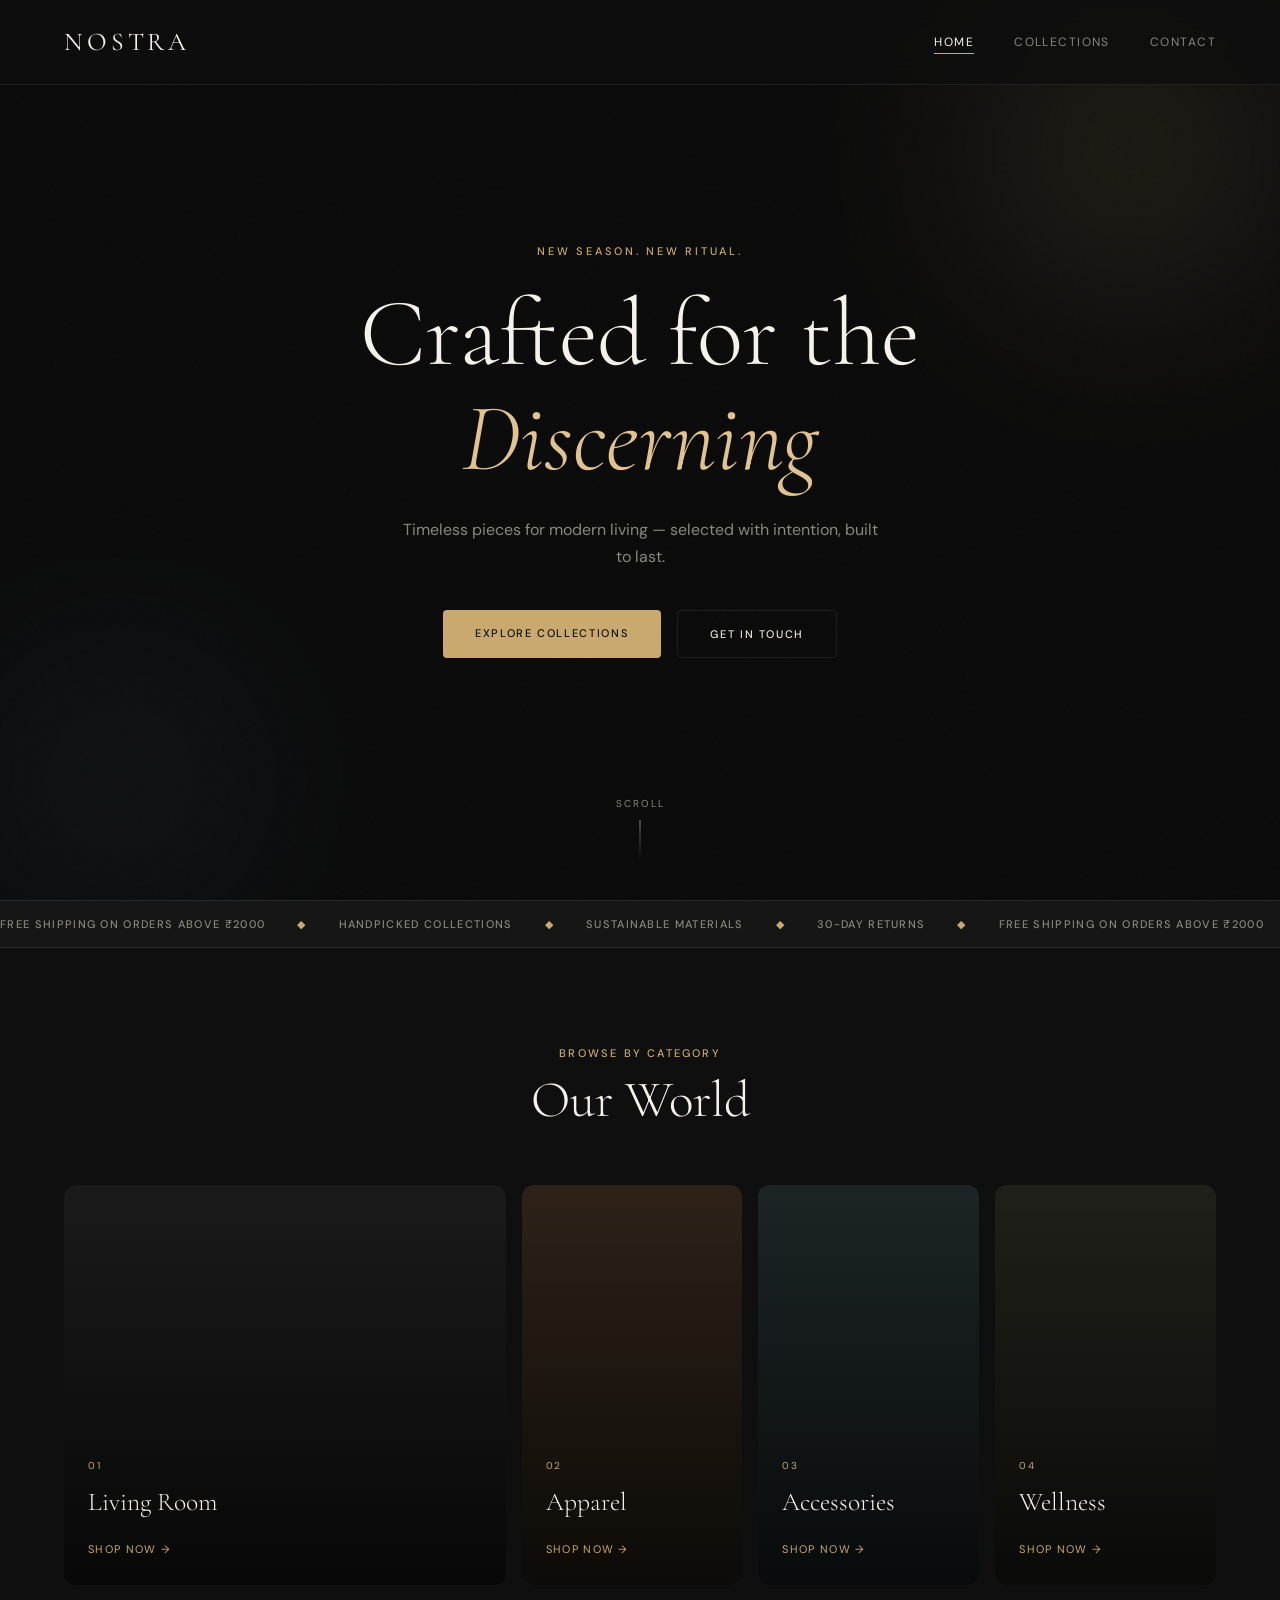
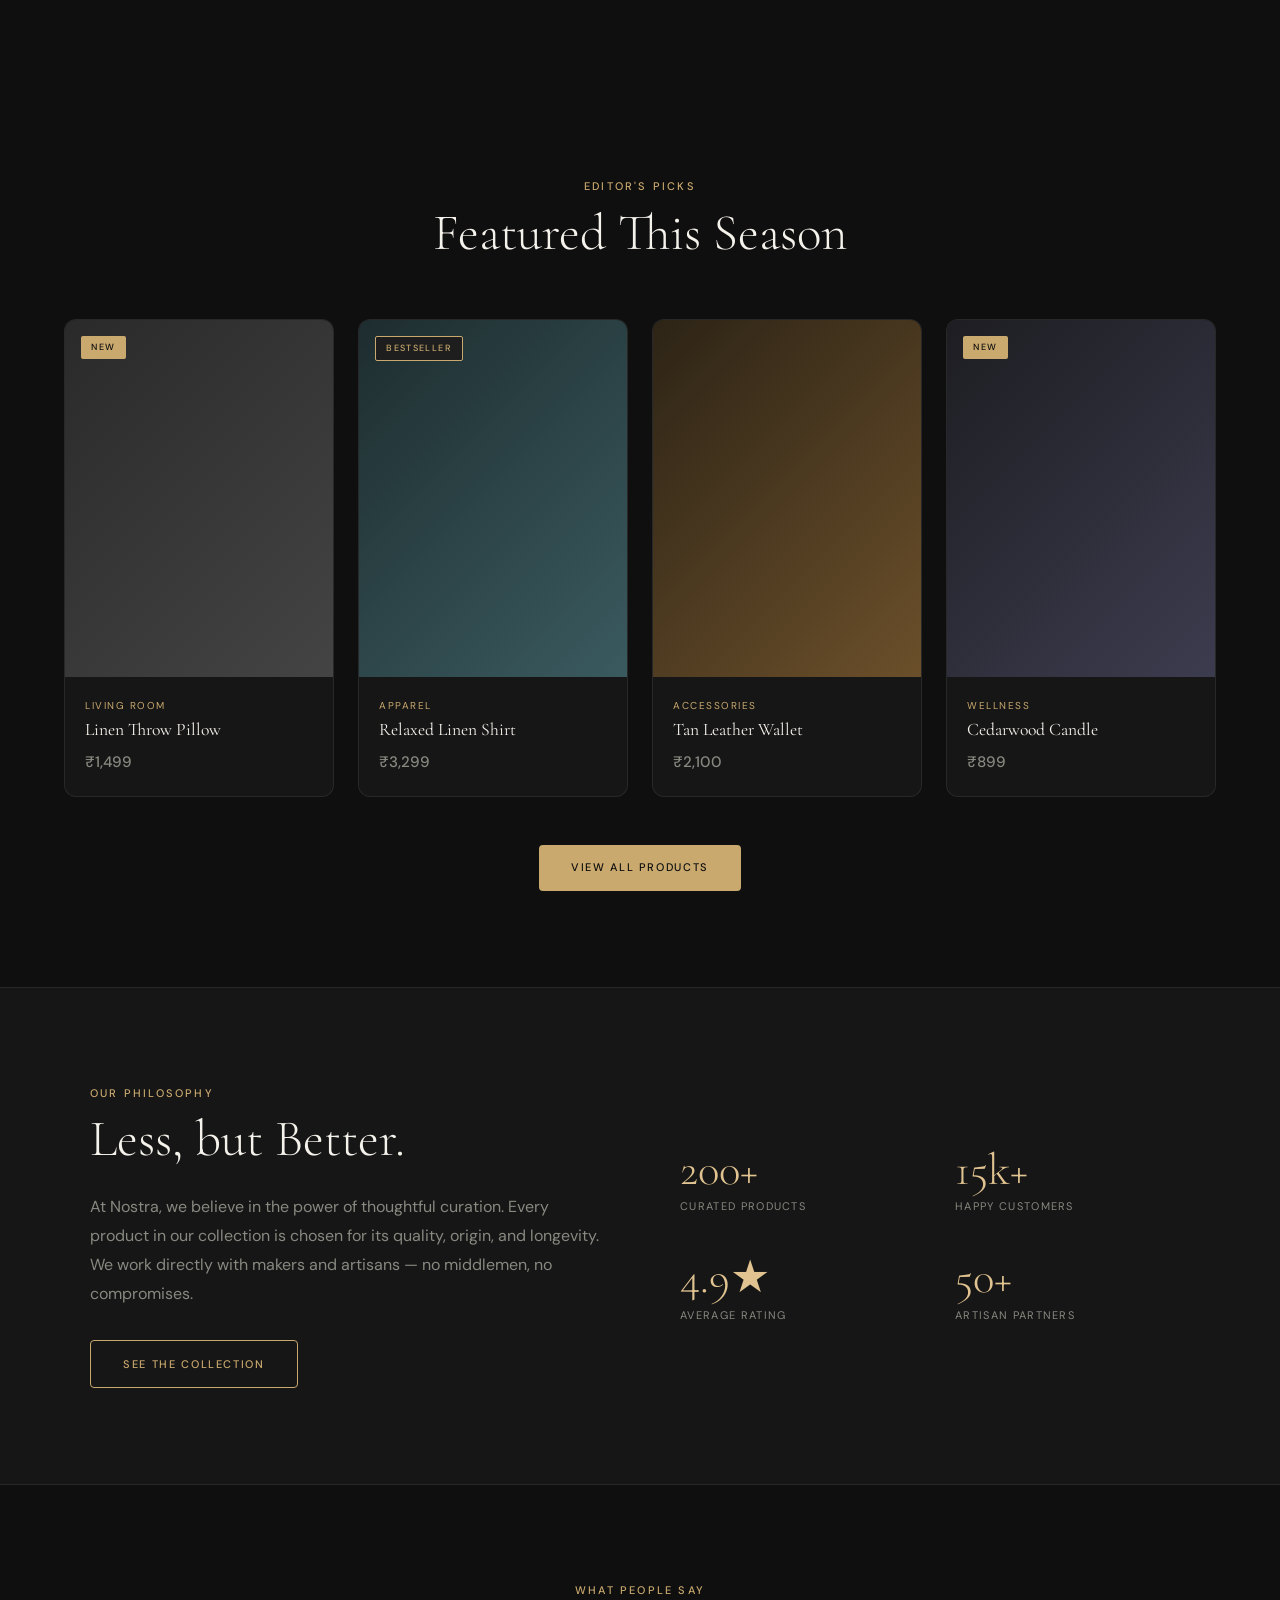
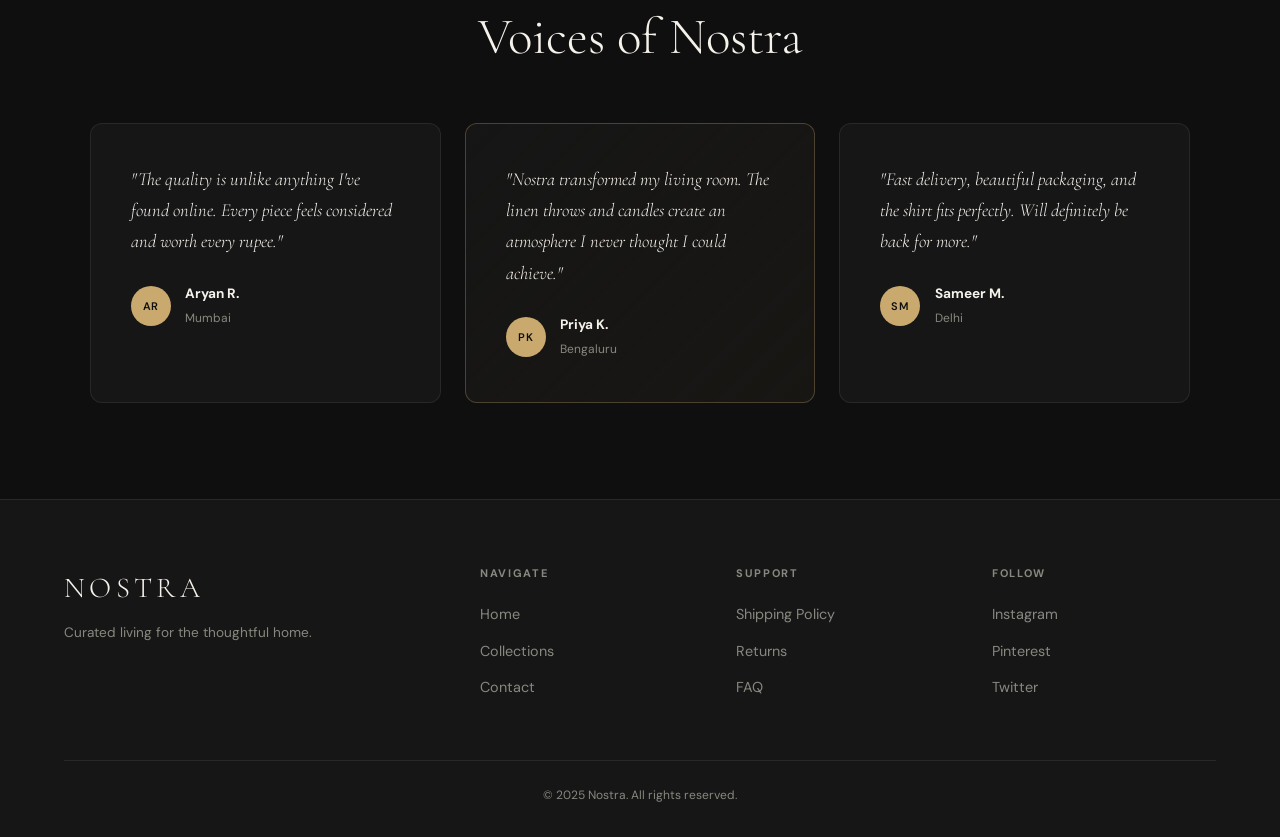
<file: index.html>
<!DOCTYPE html>
<html lang="en">
<head>
  <meta charset="UTF-8" />
  <meta name="viewport" content="width=device-width, initial-scale=1.0"/>
  <title>Nostra — Curated Living</title>
  <link rel="stylesheet" href="style.css" />
  <link href="https://fonts.googleapis.com/css2?family=Cormorant+Garamond:ital,wght@0,300;0,400;0,600;1,300;1,400&family=DM+Sans:wght@300;400;500&display=swap" rel="stylesheet"/>
</head>
<body class="page-home">

  <!-- NAV -->
  <nav class="navbar">
    <a href="index.html" class="nav-logo">NOSTRA</a>
    <ul class="nav-links">
      <li><a href="index.html" class="active">Home</a></li>
      <li><a href="collections.html">Collections</a></li>
      <li><a href="contact.html">Contact</a></li>
    </ul>
    <button class="nav-toggle" aria-label="Toggle menu">&#9776;</button>
  </nav>

  <!-- HERO -->
  <section class="hero">
    <div class="hero-bg">
      <div class="hero-grain"></div>
      <div class="hero-orb orb-1"></div>
      <div class="hero-orb orb-2"></div>
    </div>
    <div class="hero-content">
      <p class="hero-eyebrow">New Season. New Ritual.</p>
      <h1 class="hero-title">Crafted for the <em>Discerning</em></h1>
      <p class="hero-sub">Timeless pieces for modern living — selected with intention, built to last.</p>
      <div class="hero-cta-group">
        <a href="collections.html" class="btn btn-primary">Explore Collections</a>
        <a href="contact.html" class="btn btn-ghost">Get in Touch</a>
      </div>
    </div>
    <div class="hero-scroll-hint">Scroll</div>
  </section>

  <!-- MARQUEE -->
  <div class="marquee-band">
    <div class="marquee-track">
      <span>Free Shipping on Orders Above ₹2000</span>
      <span>&#9670;</span>
      <span>Handpicked Collections</span>
      <span>&#9670;</span>
      <span>Sustainable Materials</span>
      <span>&#9670;</span>
      <span>30-Day Returns</span>
      <span>&#9670;</span>
      <span>Free Shipping on Orders Above ₹2000</span>
      <span>&#9670;</span>
      <span>Handpicked Collections</span>
      <span>&#9670;</span>
      <span>Sustainable Materials</span>
      <span>&#9670;</span>
      <span>30-Day Returns</span>
      <span>&#9670;</span>
    </div>
  </div>

  <!-- FEATURED CATEGORIES -->
  <section class="section categories-section">
    <div class="section-header">
      <p class="section-eyebrow">Browse by Category</p>
      <h2 class="section-title">Our World</h2>
    </div>
    <div class="categories-grid">
      <div class="cat-card cat-large" style="--cat-bg: #1a1a1a;">
        <div class="cat-overlay"></div>
        <div class="cat-body">
          <span class="cat-tag">01</span>
          <h3>Living Room</h3>
          <a href="collections.html?filter=living" class="cat-link">Shop Now →</a>
        </div>
      </div>
      <div class="cat-card" style="--cat-bg: #2c2218;">
        <div class="cat-overlay"></div>
        <div class="cat-body">
          <span class="cat-tag">02</span>
          <h3>Apparel</h3>
          <a href="collections.html?filter=apparel" class="cat-link">Shop Now →</a>
        </div>
      </div>
      <div class="cat-card" style="--cat-bg: #1c2426;">
        <div class="cat-overlay"></div>
        <div class="cat-body">
          <span class="cat-tag">03</span>
          <h3>Accessories</h3>
          <a href="collections.html?filter=accessories" class="cat-link">Shop Now →</a>
        </div>
      </div>
      <div class="cat-card" style="--cat-bg: #20201a;">
        <div class="cat-overlay"></div>
        <div class="cat-body">
          <span class="cat-tag">04</span>
          <h3>Wellness</h3>
          <a href="collections.html?filter=wellness" class="cat-link">Shop Now →</a>
        </div>
      </div>
    </div>
  </section>

  <!-- FEATURED PRODUCTS -->
  <section class="section products-section">
    <div class="section-header">
      <p class="section-eyebrow">Editor's Picks</p>
      <h2 class="section-title">Featured This Season</h2>
    </div>
    <div class="products-grid home-products">
      <div class="product-card">
        <div class="product-img-wrap">
          <div class="product-img-placeholder" style="background: linear-gradient(135deg, #2a2a2a, #444);"></div>
          <span class="product-badge">New</span>
        </div>
        <div class="product-info">
          <p class="product-cat">Living Room</p>
          <h4 class="product-name">Linen Throw Pillow</h4>
          <p class="product-price">₹1,499</p>
        </div>
      </div>
      <div class="product-card">
        <div class="product-img-wrap">
          <div class="product-img-placeholder" style="background: linear-gradient(135deg, #1e2d2f, #3a5a5f);"></div>
          <span class="product-badge bestseller">Bestseller</span>
        </div>
        <div class="product-info">
          <p class="product-cat">Apparel</p>
          <h4 class="product-name">Relaxed Linen Shirt</h4>
          <p class="product-price">₹3,299</p>
        </div>
      </div>
      <div class="product-card">
        <div class="product-img-wrap">
          <div class="product-img-placeholder" style="background: linear-gradient(135deg, #2d2416, #6b4f2a);"></div>
        </div>
        <div class="product-info">
          <p class="product-cat">Accessories</p>
          <h4 class="product-name">Tan Leather Wallet</h4>
          <p class="product-price">₹2,100</p>
        </div>
      </div>
      <div class="product-card">
        <div class="product-img-wrap">
          <div class="product-img-placeholder" style="background: linear-gradient(135deg, #1d1d22, #3c3c4f);"></div>
          <span class="product-badge">New</span>
        </div>
        <div class="product-info">
          <p class="product-cat">Wellness</p>
          <h4 class="product-name">Cedarwood Candle</h4>
          <p class="product-price">₹899</p>
        </div>
      </div>
    </div>
    <div class="section-cta">
      <a href="collections.html" class="btn btn-primary">View All Products</a>
    </div>
  </section>

  <!-- BRAND PROMISE -->
  <section class="section promise-section">
    <div class="promise-inner">
      <div class="promise-text">
        <p class="section-eyebrow">Our Philosophy</p>
        <h2 class="section-title">Less, but Better.</h2>
        <p class="promise-body">At Nostra, we believe in the power of thoughtful curation. Every product in our collection is chosen for its quality, origin, and longevity. We work directly with makers and artisans — no middlemen, no compromises.</p>
        <a href="collections.html" class="btn btn-outline">See the Collection</a>
      </div>
      <div class="promise-stats">
        <div class="stat">
          <h3>200+</h3>
          <p>Curated Products</p>
        </div>
        <div class="stat">
          <h3>15k+</h3>
          <p>Happy Customers</p>
        </div>
        <div class="stat">
          <h3>4.9★</h3>
          <p>Average Rating</p>
        </div>
        <div class="stat">
          <h3>50+</h3>
          <p>Artisan Partners</p>
        </div>
      </div>
    </div>
  </section>

  <!-- TESTIMONIALS -->
  <section class="section testimonials-section">
    <div class="section-header">
      <p class="section-eyebrow">What People Say</p>
      <h2 class="section-title">Voices of Nostra</h2>
    </div>
    <div class="testimonials-grid">
      <div class="testimonial-card">
        <p class="testimonial-text">"The quality is unlike anything I've found online. Every piece feels considered and worth every rupee."</p>
        <div class="testimonial-author">
          <div class="author-avatar">AR</div>
          <div>
            <strong>Aryan R.</strong>
            <span>Mumbai</span>
          </div>
        </div>
      </div>
      <div class="testimonial-card featured-testimonial">
        <p class="testimonial-text">"Nostra transformed my living room. The linen throws and candles create an atmosphere I never thought I could achieve."</p>
        <div class="testimonial-author">
          <div class="author-avatar">PK</div>
          <div>
            <strong>Priya K.</strong>
            <span>Bengaluru</span>
          </div>
        </div>
      </div>
      <div class="testimonial-card">
        <p class="testimonial-text">"Fast delivery, beautiful packaging, and the shirt fits perfectly. Will definitely be back for more."</p>
        <div class="testimonial-author">
          <div class="author-avatar">SM</div>
          <div>
            <strong>Sameer M.</strong>
            <span>Delhi</span>
          </div>
        </div>
      </div>
    </div>
  </section>

  <!-- FOOTER -->
  <footer class="footer">
    <div class="footer-inner">
      <div class="footer-brand">
        <h2 class="footer-logo">NOSTRA</h2>
        <p>Curated living for the thoughtful home.</p>
      </div>
      <div class="footer-links">
        <div class="footer-col">
          <h4>Navigate</h4>
          <a href="index.html">Home</a>
          <a href="collections.html">Collections</a>
          <a href="contact.html">Contact</a>
        </div>
        <div class="footer-col">
          <h4>Support</h4>
          <a href="#">Shipping Policy</a>
          <a href="#">Returns</a>
          <a href="#">FAQ</a>
        </div>
        <div class="footer-col">
          <h4>Follow</h4>
          <a href="#">Instagram</a>
          <a href="#">Pinterest</a>
          <a href="#">Twitter</a>
        </div>
      </div>
    </div>
    <div class="footer-bottom">
      <p>© 2025 Nostra. All rights reserved.</p>
    </div>
  </footer>

  <script src="script.js"></script>
</body>
</html>
</file>
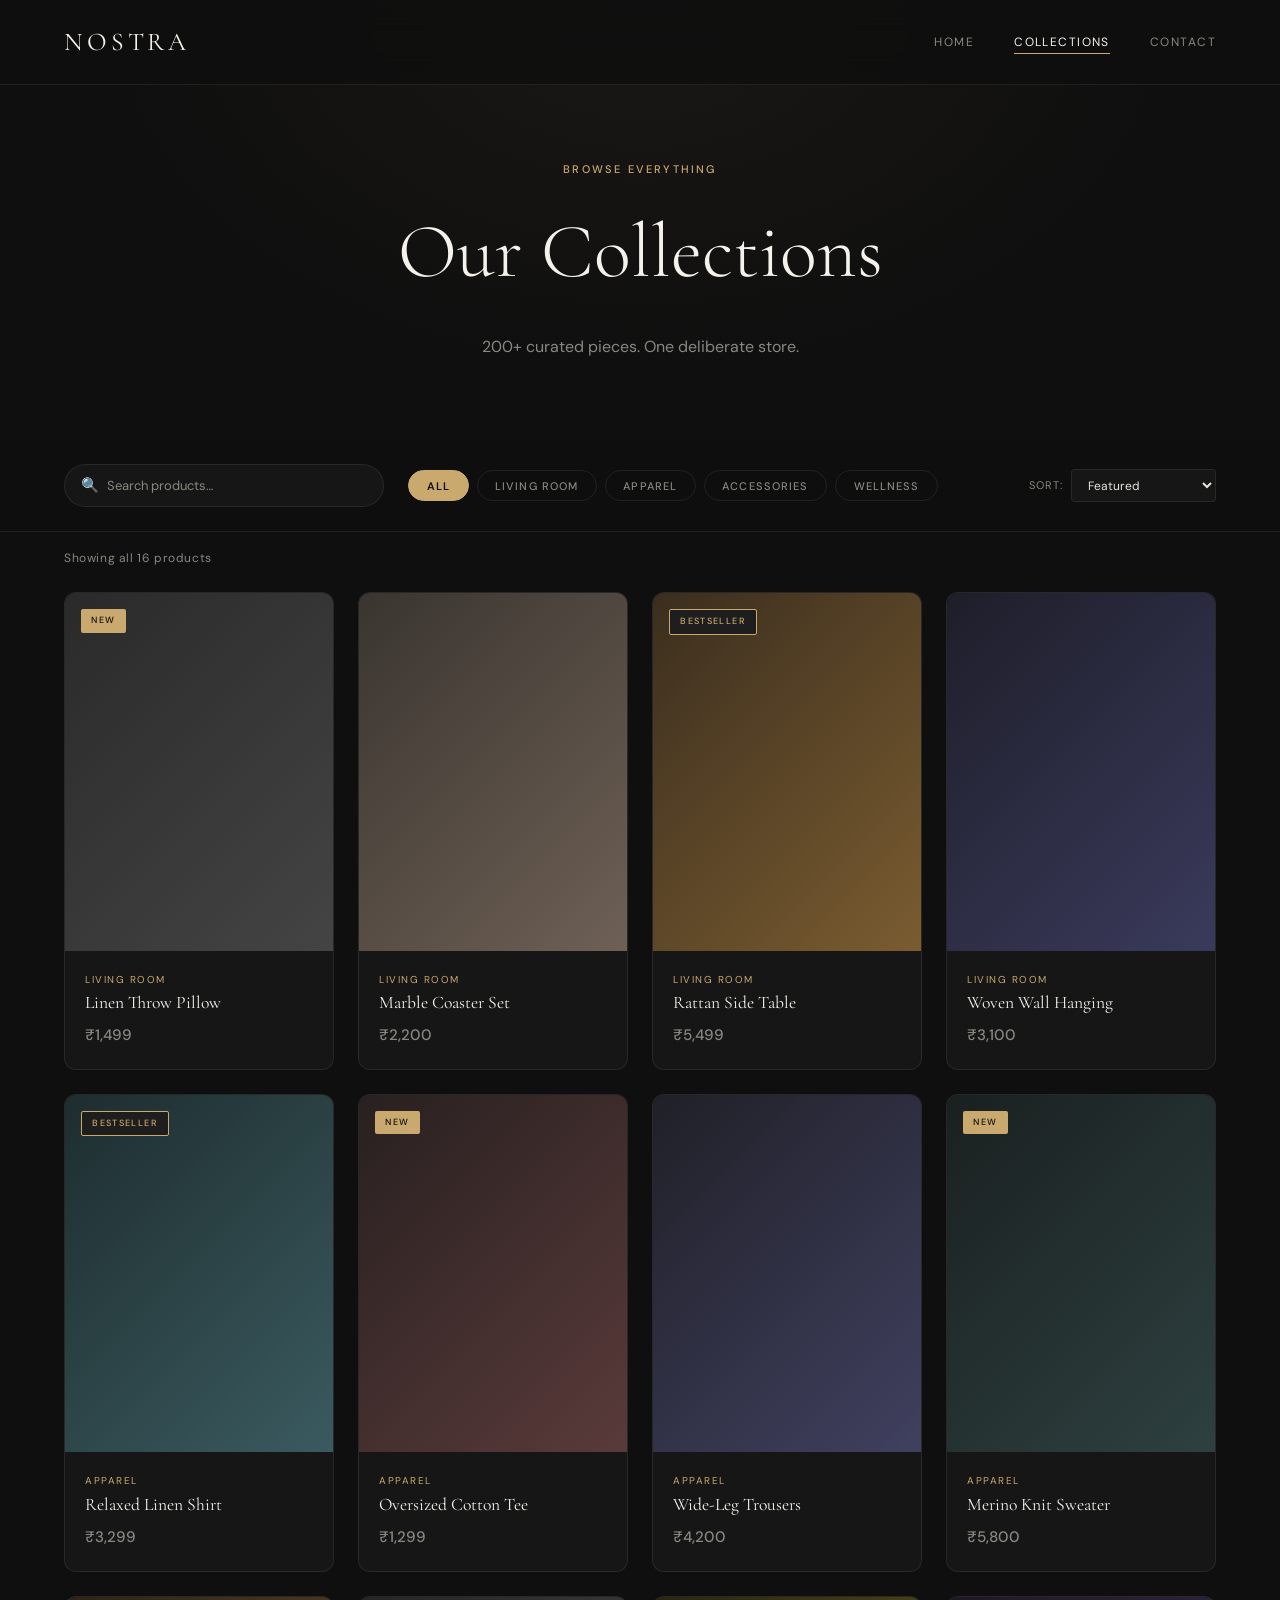
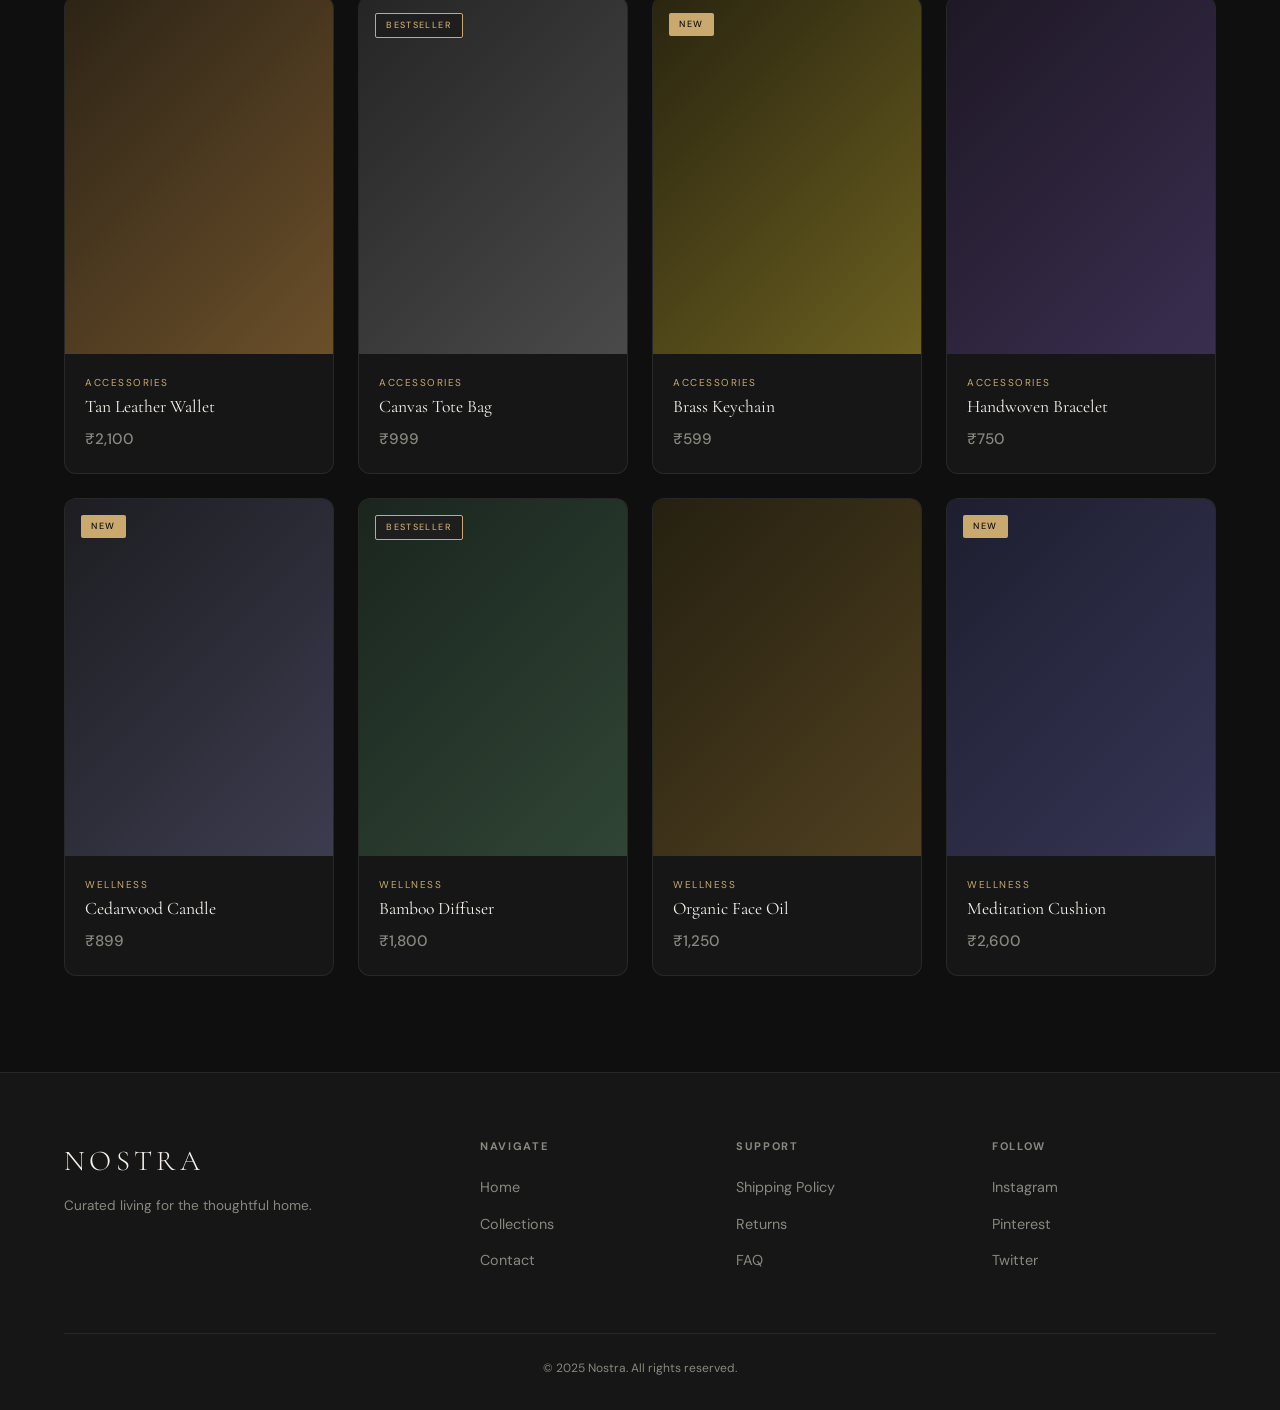
<file: collections.html>
<!DOCTYPE html>
<html lang="en">
<head>
  <meta charset="UTF-8" />
  <meta name="viewport" content="width=device-width, initial-scale=1.0"/>
  <title>Collections — Nostra</title>
  <link rel="stylesheet" href="style.css" />
  <link href="https://fonts.googleapis.com/css2?family=Cormorant+Garamond:ital,wght@0,300;0,400;0,600;1,300;1,400&family=DM+Sans:wght@300;400;500&display=swap" rel="stylesheet"/>
</head>
<body class="page-collections">

  <!-- NAV -->
  <nav class="navbar">
    <a href="index.html" class="nav-logo">NOSTRA</a>
    <ul class="nav-links">
      <li><a href="index.html">Home</a></li>
      <li><a href="collections.html" class="active">Collections</a></li>
      <li><a href="contact.html">Contact</a></li>
    </ul>
    <button class="nav-toggle" aria-label="Toggle menu">&#9776;</button>
  </nav>

  <!-- PAGE HEADER -->
  <div class="page-hero">
    <div class="page-hero-bg"></div>
    <p class="section-eyebrow">Browse Everything</p>
    <h1 class="page-hero-title">Our Collections</h1>
    <p class="page-hero-sub">200+ curated pieces. One deliberate store.</p>
  </div>

  <!-- SEARCH + FILTER BAR -->
  <section class="filter-section">
    <div class="search-wrap">
      <span class="search-icon">&#128269;</span>
      <input type="text" id="searchInput" placeholder="Search products…" autocomplete="off" />
      <button id="clearSearch" class="clear-btn" title="Clear search">&#10005;</button>
    </div>
    <div class="filter-pills">
      <button class="pill active" data-filter="all">All</button>
      <button class="pill" data-filter="living">Living Room</button>
      <button class="pill" data-filter="apparel">Apparel</button>
      <button class="pill" data-filter="accessories">Accessories</button>
      <button class="pill" data-filter="wellness">Wellness</button>
    </div>
    <div class="sort-wrap">
      <label for="sortSelect">Sort:</label>
      <select id="sortSelect">
        <option value="default">Featured</option>
        <option value="price-asc">Price: Low to High</option>
        <option value="price-desc">Price: High to Low</option>
        <option value="name-asc">Name: A–Z</option>
      </select>
    </div>
  </section>

  <!-- RESULTS COUNT -->
  <div class="results-bar">
    <p id="resultsCount">Showing all products</p>
  </div>

  <!-- PRODUCTS GRID -->
  <section class="section products-section collections-grid-section">
    <div class="products-grid" id="productsGrid">

      <!-- LIVING ROOM -->
      <div class="product-card" data-category="living" data-name="Linen Throw Pillow" data-price="1499">
        <div class="product-img-wrap">
          <div class="product-img-placeholder" style="background: linear-gradient(135deg, #2a2a2a, #444);"></div>
          <span class="product-badge">New</span>
        </div>
        <div class="product-info">
          <p class="product-cat">Living Room</p>
          <h4 class="product-name">Linen Throw Pillow</h4>
          <p class="product-price">₹1,499</p>
        </div>
      </div>

      <div class="product-card" data-category="living" data-name="Marble Coaster Set" data-price="2200">
        <div class="product-img-wrap">
          <div class="product-img-placeholder" style="background: linear-gradient(135deg, #3a3530, #6e6055);"></div>
        </div>
        <div class="product-info">
          <p class="product-cat">Living Room</p>
          <h4 class="product-name">Marble Coaster Set</h4>
          <p class="product-price">₹2,200</p>
        </div>
      </div>

      <div class="product-card" data-category="living" data-name="Rattan Side Table" data-price="5499">
        <div class="product-img-wrap">
          <div class="product-img-placeholder" style="background: linear-gradient(135deg, #3b2e1e, #7a5c30);"></div>
          <span class="product-badge bestseller">Bestseller</span>
        </div>
        <div class="product-info">
          <p class="product-cat">Living Room</p>
          <h4 class="product-name">Rattan Side Table</h4>
          <p class="product-price">₹5,499</p>
        </div>
      </div>

      <div class="product-card" data-category="living" data-name="Woven Wall Hanging" data-price="3100">
        <div class="product-img-wrap">
          <div class="product-img-placeholder" style="background: linear-gradient(135deg, #1e1e2a, #3a3a5c);"></div>
        </div>
        <div class="product-info">
          <p class="product-cat">Living Room</p>
          <h4 class="product-name">Woven Wall Hanging</h4>
          <p class="product-price">₹3,100</p>
        </div>
      </div>

      <!-- APPAREL -->
      <div class="product-card" data-category="apparel" data-name="Relaxed Linen Shirt" data-price="3299">
        <div class="product-img-wrap">
          <div class="product-img-placeholder" style="background: linear-gradient(135deg, #1e2d2f, #3a5a5f);"></div>
          <span class="product-badge bestseller">Bestseller</span>
        </div>
        <div class="product-info">
          <p class="product-cat">Apparel</p>
          <h4 class="product-name">Relaxed Linen Shirt</h4>
          <p class="product-price">₹3,299</p>
        </div>
      </div>

      <div class="product-card" data-category="apparel" data-name="Oversized Cotton Tee" data-price="1299">
        <div class="product-img-wrap">
          <div class="product-img-placeholder" style="background: linear-gradient(135deg, #282020, #5a3a3a);"></div>
          <span class="product-badge">New</span>
        </div>
        <div class="product-info">
          <p class="product-cat">Apparel</p>
          <h4 class="product-name">Oversized Cotton Tee</h4>
          <p class="product-price">₹1,299</p>
        </div>
      </div>

      <div class="product-card" data-category="apparel" data-name="Wide-Leg Trousers" data-price="4200">
        <div class="product-img-wrap">
          <div class="product-img-placeholder" style="background: linear-gradient(135deg, #202028, #404060);"></div>
        </div>
        <div class="product-info">
          <p class="product-cat">Apparel</p>
          <h4 class="product-name">Wide-Leg Trousers</h4>
          <p class="product-price">₹4,200</p>
        </div>
      </div>

      <div class="product-card" data-category="apparel" data-name="Merino Knit Sweater" data-price="5800">
        <div class="product-img-wrap">
          <div class="product-img-placeholder" style="background: linear-gradient(135deg, #1a2020, #2e4040);"></div>
          <span class="product-badge">New</span>
        </div>
        <div class="product-info">
          <p class="product-cat">Apparel</p>
          <h4 class="product-name">Merino Knit Sweater</h4>
          <p class="product-price">₹5,800</p>
        </div>
      </div>

      <!-- ACCESSORIES -->
      <div class="product-card" data-category="accessories" data-name="Tan Leather Wallet" data-price="2100">
        <div class="product-img-wrap">
          <div class="product-img-placeholder" style="background: linear-gradient(135deg, #2d2416, #6b4f2a);"></div>
        </div>
        <div class="product-info">
          <p class="product-cat">Accessories</p>
          <h4 class="product-name">Tan Leather Wallet</h4>
          <p class="product-price">₹2,100</p>
        </div>
      </div>

      <div class="product-card" data-category="accessories" data-name="Canvas Tote Bag" data-price="999">
        <div class="product-img-wrap">
          <div class="product-img-placeholder" style="background: linear-gradient(135deg, #252525, #4a4a4a);"></div>
          <span class="product-badge bestseller">Bestseller</span>
        </div>
        <div class="product-info">
          <p class="product-cat">Accessories</p>
          <h4 class="product-name">Canvas Tote Bag</h4>
          <p class="product-price">₹999</p>
        </div>
      </div>

      <div class="product-card" data-category="accessories" data-name="Brass Keychains" data-price="599">
        <div class="product-img-wrap">
          <div class="product-img-placeholder" style="background: linear-gradient(135deg, #2a2510, #6b5f20);"></div>
          <span class="product-badge">New</span>
        </div>
        <div class="product-info">
          <p class="product-cat">Accessories</p>
          <h4 class="product-name">Brass Keychain</h4>
          <p class="product-price">₹599</p>
        </div>
      </div>

      <div class="product-card" data-category="accessories" data-name="Handwoven Bracelet" data-price="750">
        <div class="product-img-wrap">
          <div class="product-img-placeholder" style="background: linear-gradient(135deg, #1e1825, #3a2e50);"></div>
        </div>
        <div class="product-info">
          <p class="product-cat">Accessories</p>
          <h4 class="product-name">Handwoven Bracelet</h4>
          <p class="product-price">₹750</p>
        </div>
      </div>

      <!-- WELLNESS -->
      <div class="product-card" data-category="wellness" data-name="Cedarwood Candle" data-price="899">
        <div class="product-img-wrap">
          <div class="product-img-placeholder" style="background: linear-gradient(135deg, #1d1d22, #3c3c4f);"></div>
          <span class="product-badge">New</span>
        </div>
        <div class="product-info">
          <p class="product-cat">Wellness</p>
          <h4 class="product-name">Cedarwood Candle</h4>
          <p class="product-price">₹899</p>
        </div>
      </div>

      <div class="product-card" data-category="wellness" data-name="Bamboo Diffuser" data-price="1800">
        <div class="product-img-wrap">
          <div class="product-img-placeholder" style="background: linear-gradient(135deg, #1a251e, #304535);"></div>
          <span class="product-badge bestseller">Bestseller</span>
        </div>
        <div class="product-info">
          <p class="product-cat">Wellness</p>
          <h4 class="product-name">Bamboo Diffuser</h4>
          <p class="product-price">₹1,800</p>
        </div>
      </div>

      <div class="product-card" data-category="wellness" data-name="Organic Face Oil" data-price="1250">
        <div class="product-img-wrap">
          <div class="product-img-placeholder" style="background: linear-gradient(135deg, #252010, #504020);"></div>
        </div>
        <div class="product-info">
          <p class="product-cat">Wellness</p>
          <h4 class="product-name">Organic Face Oil</h4>
          <p class="product-price">₹1,250</p>
        </div>
      </div>

      <div class="product-card" data-category="wellness" data-name="Meditation Cushion" data-price="2600">
        <div class="product-img-wrap">
          <div class="product-img-placeholder" style="background: linear-gradient(135deg, #1e1e30, #353555);"></div>
          <span class="product-badge">New</span>
        </div>
        <div class="product-info">
          <p class="product-cat">Wellness</p>
          <h4 class="product-name">Meditation Cushion</h4>
          <p class="product-price">₹2,600</p>
        </div>
      </div>

    </div><!-- /products-grid -->

    <!-- EMPTY STATE -->
    <div class="empty-state" id="emptyState" style="display:none;">
      <div class="empty-icon">&#9711;</div>
      <h3>No products found</h3>
      <p>Try adjusting your search or filter.</p>
      <button class="btn btn-ghost" id="resetBtn">Reset Filters</button>
    </div>

  </section>

  <!-- FOOTER -->
  <footer class="footer">
    <div class="footer-inner">
      <div class="footer-brand">
        <h2 class="footer-logo">NOSTRA</h2>
        <p>Curated living for the thoughtful home.</p>
      </div>
      <div class="footer-links">
        <div class="footer-col">
          <h4>Navigate</h4>
          <a href="index.html">Home</a>
          <a href="collections.html">Collections</a>
          <a href="contact.html">Contact</a>
        </div>
        <div class="footer-col">
          <h4>Support</h4>
          <a href="#">Shipping Policy</a>
          <a href="#">Returns</a>
          <a href="#">FAQ</a>
        </div>
        <div class="footer-col">
          <h4>Follow</h4>
          <a href="#">Instagram</a>
          <a href="#">Pinterest</a>
          <a href="#">Twitter</a>
        </div>
      </div>
    </div>
    <div class="footer-bottom">
      <p>© 2025 Nostra. All rights reserved.</p>
    </div>
  </footer>

  <script src="script.js"></script>
</body>
</html>
</file>
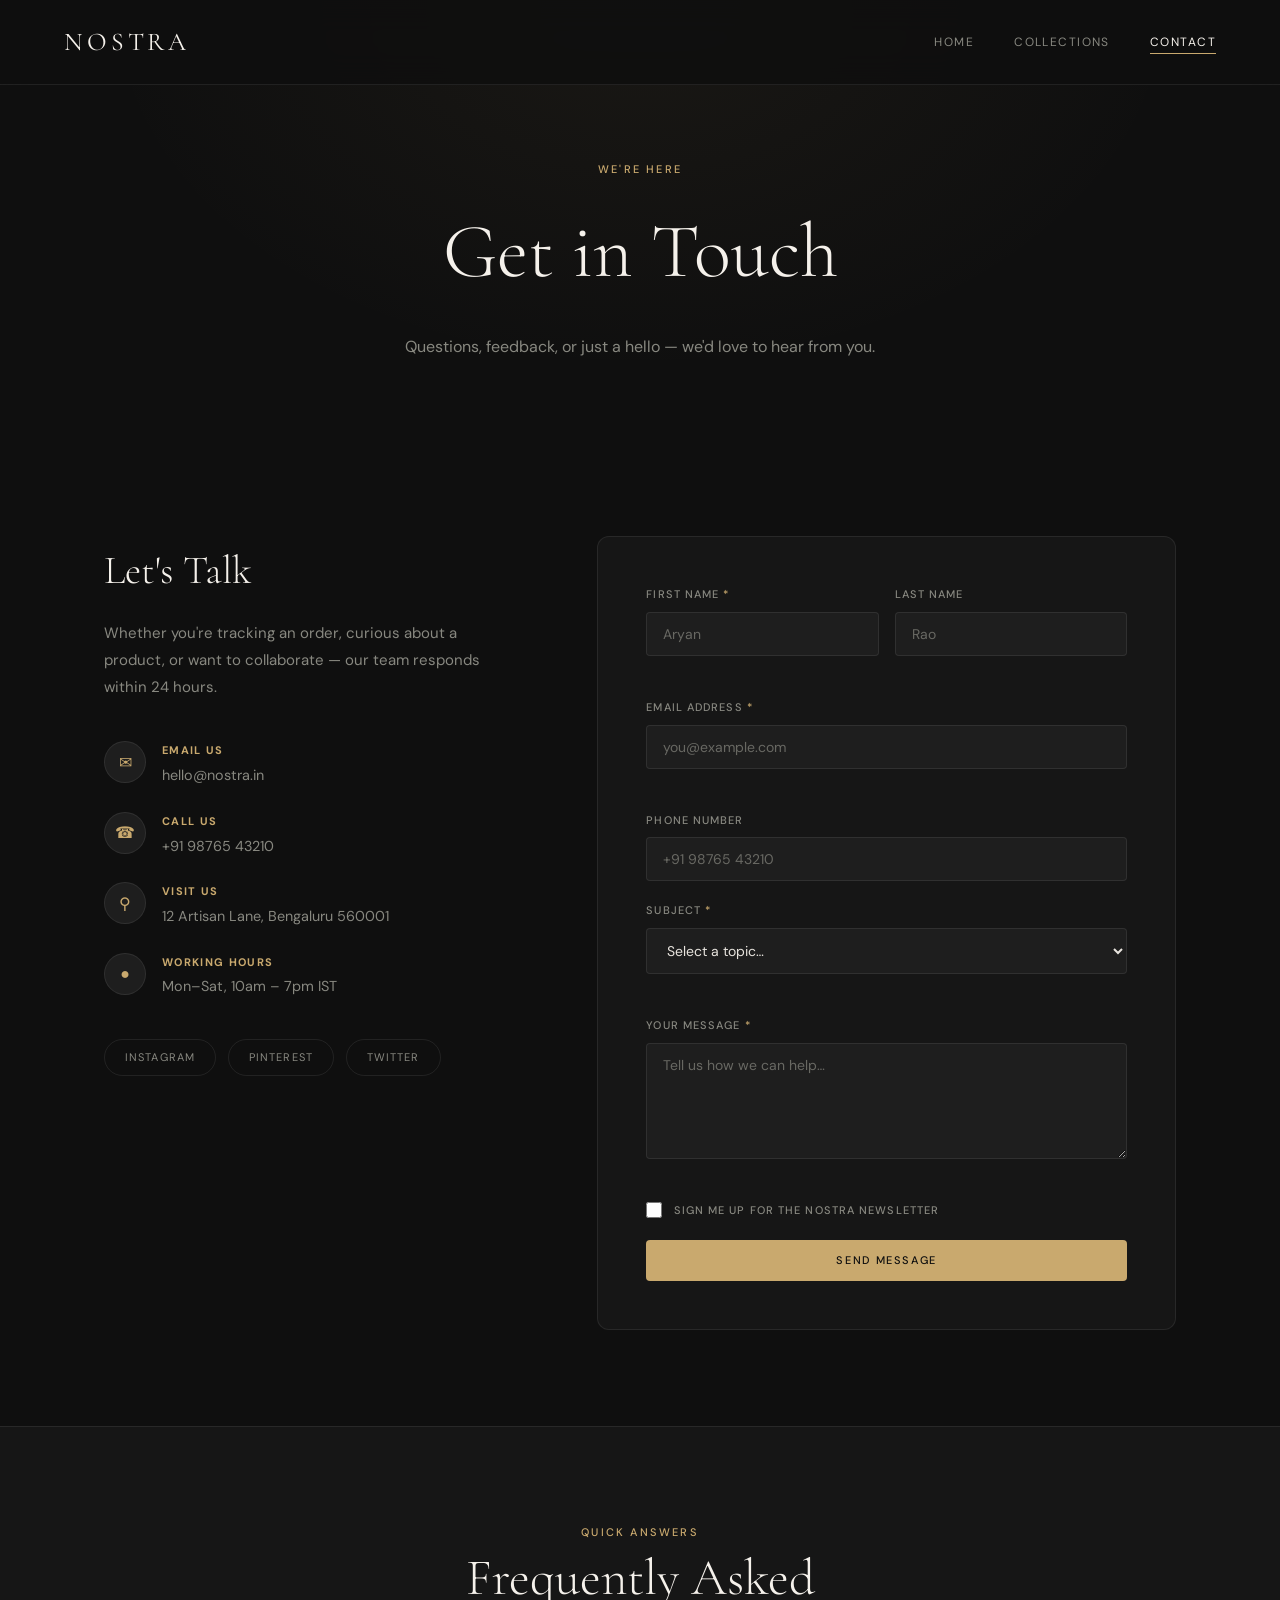
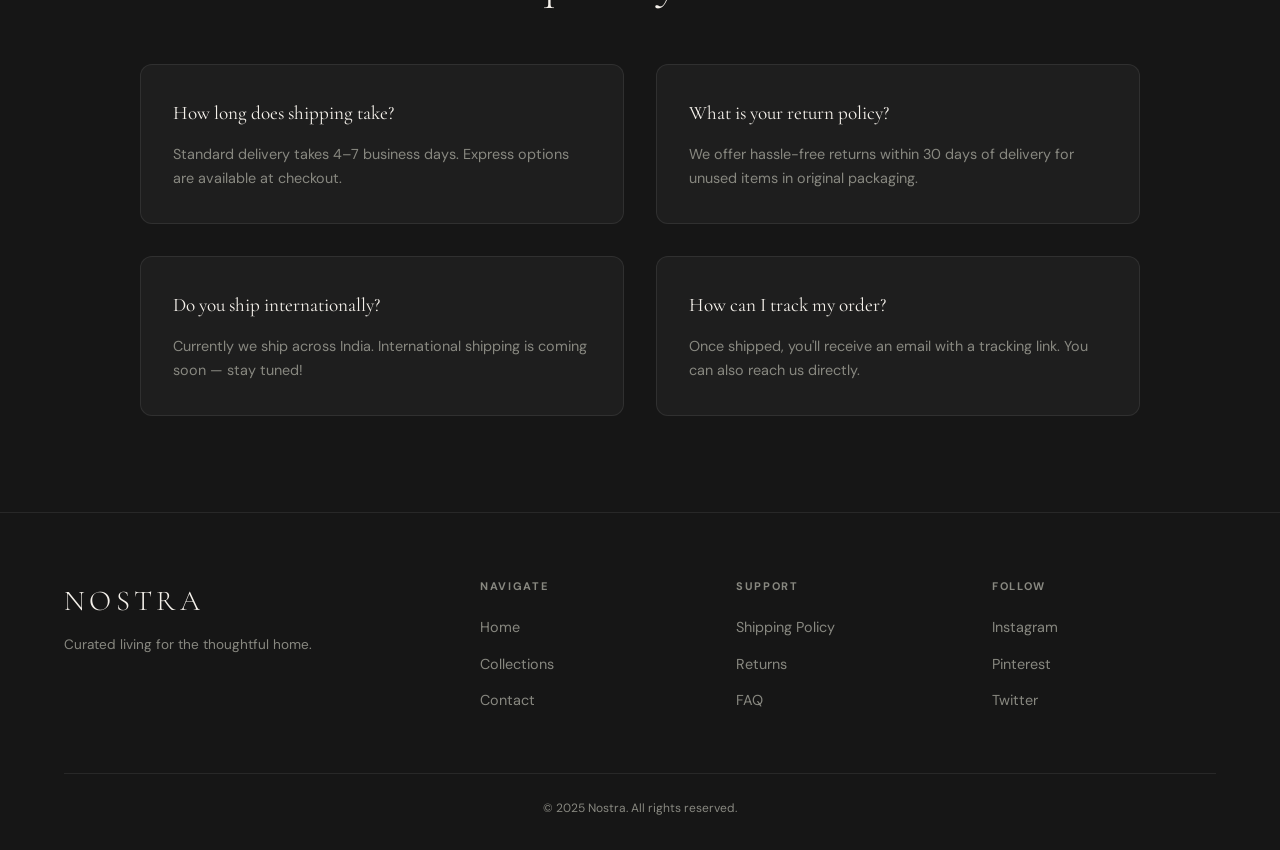
<file: contact.html>
<!DOCTYPE html>
<html lang="en">
<head>
  <meta charset="UTF-8" />
  <meta name="viewport" content="width=device-width, initial-scale=1.0"/>
  <title>Contact Us — Nostra</title>
  <link rel="stylesheet" href="style.css" />
  <link href="https://fonts.googleapis.com/css2?family=Cormorant+Garamond:ital,wght@0,300;0,400;0,600;1,300;1,400&family=DM+Sans:wght@300;400;500&display=swap" rel="stylesheet"/>
</head>
<body class="page-contact">

  <!-- NAV -->
  <nav class="navbar">
    <a href="index.html" class="nav-logo">NOSTRA</a>
    <ul class="nav-links">
      <li><a href="index.html">Home</a></li>
      <li><a href="collections.html">Collections</a></li>
      <li><a href="contact.html" class="active">Contact</a></li>
    </ul>
    <button class="nav-toggle" aria-label="Toggle menu">&#9776;</button>
  </nav>

  <!-- PAGE HERO -->
  <div class="page-hero">
    <div class="page-hero-bg"></div>
    <p class="section-eyebrow">We're Here</p>
    <h1 class="page-hero-title">Get in Touch</h1>
    <p class="page-hero-sub">Questions, feedback, or just a hello — we'd love to hear from you.</p>
  </div>

  <!-- CONTACT LAYOUT -->
  <section class="section contact-section">
    <div class="contact-grid">

      <!-- CONTACT INFO -->
      <div class="contact-info">
        <h2 class="contact-info-title">Let's Talk</h2>
        <p class="contact-info-body">Whether you're tracking an order, curious about a product, or want to collaborate — our team responds within 24 hours.</p>

        <div class="contact-details">
          <div class="contact-detail-item">
            <div class="contact-detail-icon">✉</div>
            <div>
              <h4>Email Us</h4>
              <p>hello@nostra.in</p>
            </div>
          </div>
          <div class="contact-detail-item">
            <div class="contact-detail-icon">☎</div>
            <div>
              <h4>Call Us</h4>
              <p>+91 98765 43210</p>
            </div>
          </div>
          <div class="contact-detail-item">
            <div class="contact-detail-icon">&#9906;</div>
            <div>
              <h4>Visit Us</h4>
              <p>12 Artisan Lane, Bengaluru 560001</p>
            </div>
          </div>
          <div class="contact-detail-item">
            <div class="contact-detail-icon">&#9679;</div>
            <div>
              <h4>Working Hours</h4>
              <p>Mon–Sat, 10am – 7pm IST</p>
            </div>
          </div>
        </div>

        <div class="contact-social">
          <a href="#" class="social-pill">Instagram</a>
          <a href="#" class="social-pill">Pinterest</a>
          <a href="#" class="social-pill">Twitter</a>
        </div>
      </div>

      <!-- CONTACT FORM -->
      <div class="contact-form-wrap">
        <div id="formSuccess" class="form-success" style="display:none;">
          <div class="success-icon">✓</div>
          <h3>Message Sent!</h3>
          <p>Thank you for reaching out. We'll get back to you within 24 hours.</p>
          <button class="btn btn-ghost" id="sendAnotherBtn">Send Another</button>
        </div>

        <form id="contactForm" class="contact-form" novalidate>
          <div class="form-row">
            <div class="form-group">
              <label for="firstName">First Name <span class="required">*</span></label>
              <input type="text" id="firstName" name="firstName" placeholder="Aryan" required />
              <span class="field-error" id="firstNameError"></span>
            </div>
            <div class="form-group">
              <label for="lastName">Last Name</label>
              <input type="text" id="lastName" name="lastName" placeholder="Rao" />
            </div>
          </div>
          <div class="form-group">
            <label for="email">Email Address <span class="required">*</span></label>
            <input type="email" id="email" name="email" placeholder="you@example.com" required />
            <span class="field-error" id="emailError"></span>
          </div>
          <div class="form-group">
            <label for="phone">Phone Number</label>
            <input type="tel" id="phone" name="phone" placeholder="+91 98765 43210" />
          </div>
          <div class="form-group">
            <label for="subject">Subject <span class="required">*</span></label>
            <select id="subject" name="subject" required>
              <option value="">Select a topic…</option>
              <option value="order">Order Inquiry</option>
              <option value="product">Product Question</option>
              <option value="return">Returns & Refunds</option>
              <option value="collab">Collaboration</option>
              <option value="other">Other</option>
            </select>
            <span class="field-error" id="subjectError"></span>
          </div>
          <div class="form-group">
            <label for="message">Your Message <span class="required">*</span></label>
            <textarea id="message" name="message" rows="5" placeholder="Tell us how we can help…" required></textarea>
            <span class="field-error" id="messageError"></span>
          </div>
          <div class="form-group checkbox-group">
            <label class="checkbox-label">
              <input type="checkbox" id="newsletter" name="newsletter" />
              <span>Sign me up for the Nostra newsletter</span>
            </label>
          </div>
          <button type="submit" class="btn btn-primary btn-full">Send Message</button>
        </form>
      </div>

    </div>
  </section>

  <!-- FAQ STRIP -->
  <section class="section faq-section">
    <div class="section-header">
      <p class="section-eyebrow">Quick Answers</p>
      <h2 class="section-title">Frequently Asked</h2>
    </div>
    <div class="faq-grid">
      <div class="faq-item">
        <h4>How long does shipping take?</h4>
        <p>Standard delivery takes 4–7 business days. Express options are available at checkout.</p>
      </div>
      <div class="faq-item">
        <h4>What is your return policy?</h4>
        <p>We offer hassle-free returns within 30 days of delivery for unused items in original packaging.</p>
      </div>
      <div class="faq-item">
        <h4>Do you ship internationally?</h4>
        <p>Currently we ship across India. International shipping is coming soon — stay tuned!</p>
      </div>
      <div class="faq-item">
        <h4>How can I track my order?</h4>
        <p>Once shipped, you'll receive an email with a tracking link. You can also reach us directly.</p>
      </div>
    </div>
  </section>

  <!-- FOOTER -->
  <footer class="footer">
    <div class="footer-inner">
      <div class="footer-brand">
        <h2 class="footer-logo">NOSTRA</h2>
        <p>Curated living for the thoughtful home.</p>
      </div>
      <div class="footer-links">
        <div class="footer-col">
          <h4>Navigate</h4>
          <a href="index.html">Home</a>
          <a href="collections.html">Collections</a>
          <a href="contact.html">Contact</a>
        </div>
        <div class="footer-col">
          <h4>Support</h4>
          <a href="#">Shipping Policy</a>
          <a href="#">Returns</a>
          <a href="#">FAQ</a>
        </div>
        <div class="footer-col">
          <h4>Follow</h4>
          <a href="#">Instagram</a>
          <a href="#">Pinterest</a>
          <a href="#">Twitter</a>
        </div>
      </div>
    </div>
    <div class="footer-bottom">
      <p>© 2025 Nostra. All rights reserved.</p>
    </div>
  </footer>

  <script src="script.js"></script>
</body>
</html>
</file>
<file: style.css>
/* ===================================================
   NOSTRA — style.css
   Luxury editorial e-commerce aesthetic
   =================================================== */

/* ---------- CSS Variables ---------- */
:root {
  --clr-bg: #0f0f0f;
  --clr-surface: #161616;
  --clr-surface2: #1e1e1e;
  --clr-border: rgba(255,255,255,0.08);
  --clr-text: #e8e4de;
  --clr-text-muted: #888880;
  --clr-accent: #c9a96e;
  --clr-accent-light: #e0c390;
  --clr-white: #f5f1eb;

  --ff-display: 'Cormorant Garamond', Georgia, serif;
  --ff-body: 'DM Sans', 'Helvetica Neue', sans-serif;

  --radius: 4px;
  --radius-lg: 12px;
  --transition: 0.3s cubic-bezier(0.4, 0, 0.2, 1);
  --shadow: 0 8px 40px rgba(0,0,0,0.4);
}

/* ---------- Reset & Base ---------- */
*, *::before, *::after { box-sizing: border-box; margin: 0; padding: 0; }

html { scroll-behavior: smooth; }

body {
  background-color: var(--clr-bg);
  color: var(--clr-text);
  font-family: var(--ff-body);
  font-size: 15px;
  line-height: 1.7;
  -webkit-font-smoothing: antialiased;
}

img { display: block; max-width: 100%; }
a { color: inherit; text-decoration: none; }
ul { list-style: none; }
button { cursor: pointer; font-family: var(--ff-body); border: none; background: none; }
input, select, textarea { font-family: var(--ff-body); }

/* ---------- Typography ---------- */
.section-eyebrow {
  font-family: var(--ff-body);
  font-size: 11px;
  font-weight: 500;
  letter-spacing: 0.2em;
  text-transform: uppercase;
  color: var(--clr-accent);
  margin-bottom: 0.5rem;
}
.section-title {
  font-family: var(--ff-display);
  font-size: clamp(2rem, 4vw, 3.2rem);
  font-weight: 300;
  line-height: 1.15;
  color: var(--clr-white);
}
.section-title em { font-style: italic; color: var(--clr-accent-light); }

/* ---------- Navbar ---------- */
.navbar {
  position: fixed; top: 0; left: 0; right: 0; z-index: 100;
  display: flex; align-items: center; justify-content: space-between;
  padding: 1.25rem 5vw;
  background: rgba(15, 15, 15, 0.85);
  backdrop-filter: blur(16px);
  border-bottom: 1px solid var(--clr-border);
  transition: padding var(--transition);
}
.nav-logo {
  font-family: var(--ff-display);
  font-size: 1.6rem;
  font-weight: 400;
  letter-spacing: 0.15em;
  color: var(--clr-white);
}
.nav-links {
  display: flex; gap: 2.5rem;
}
.nav-links a {
  font-size: 12px;
  font-weight: 400;
  letter-spacing: 0.12em;
  text-transform: uppercase;
  color: var(--clr-text-muted);
  position: relative;
  padding-bottom: 2px;
  transition: color var(--transition);
}
.nav-links a::after {
  content: '';
  position: absolute; bottom: -2px; left: 0;
  width: 0; height: 1px;
  background: var(--clr-accent);
  transition: width var(--transition);
}
.nav-links a:hover, .nav-links a.active {
  color: var(--clr-white);
}
.nav-links a:hover::after, .nav-links a.active::after { width: 100%; }

.nav-toggle {
  display: none;
  font-size: 1.4rem;
  color: var(--clr-white);
}

/* ---------- Buttons ---------- */
.btn {
  display: inline-block;
  padding: 0.85rem 2rem;
  font-size: 11px;
  font-weight: 500;
  letter-spacing: 0.15em;
  text-transform: uppercase;
  border-radius: var(--radius);
  transition: all var(--transition);
}
.btn-primary {
  background: var(--clr-accent);
  color: #0f0f0f;
}
.btn-primary:hover {
  background: var(--clr-accent-light);
  transform: translateY(-2px);
  box-shadow: 0 6px 24px rgba(201,169,110,0.3);
}
.btn-ghost {
  background: transparent;
  color: var(--clr-text);
  border: 1px solid var(--clr-border);
}
.btn-ghost:hover {
  border-color: var(--clr-accent);
  color: var(--clr-accent);
}
.btn-outline {
  background: transparent;
  color: var(--clr-accent);
  border: 1px solid var(--clr-accent);
}
.btn-outline:hover {
  background: var(--clr-accent);
  color: #0f0f0f;
}
.btn-full { width: 100%; text-align: center; }

/* ---------- Sections ---------- */
.section {
  padding: 6rem 5vw;
}
.section-header {
  text-align: center;
  margin-bottom: 3.5rem;
}
.section-cta {
  text-align: center;
  margin-top: 3rem;
}

/* ============================================================
   HOME PAGE
   ============================================================ */

/* --- Hero --- */
.hero {
  position: relative;
  min-height: 100vh;
  display: flex;
  align-items: center;
  justify-content: center;
  overflow: hidden;
  text-align: center;
  padding: 2rem 5vw;
}
.hero-bg {
  position: absolute; inset: 0;
  background: #0a0a0a;
}
.hero-grain {
  position: absolute; inset: 0;
  background-image: url("data:image/svg+xml,%3Csvg viewBox='0 0 256 256' xmlns='http://www.w3.org/2000/svg'%3E%3Cfilter id='noise'%3E%3CfeTurbulence type='fractalNoise' baseFrequency='0.9' numOctaves='4' stitchTiles='stitch'/%3E%3C/filter%3E%3Crect width='100%25' height='100%25' filter='url(%23noise)' opacity='0.04'/%3E%3C/svg%3E");
  opacity: 0.4;
}
.hero-orb {
  position: absolute;
  border-radius: 50%;
  filter: blur(80px);
  opacity: 0.15;
}
.orb-1 {
  width: 500px; height: 500px;
  background: radial-gradient(circle, #c9a96e, transparent 70%);
  top: -100px; right: -100px;
}
.orb-2 {
  width: 400px; height: 400px;
  background: radial-gradient(circle, #4a6b8a, transparent 70%);
  bottom: -80px; left: -80px;
}
.hero-content {
  position: relative; z-index: 2;
  max-width: 700px;
  animation: fadeUp 1s ease both;
}
.hero-eyebrow {
  font-size: 11px;
  font-weight: 500;
  letter-spacing: 0.25em;
  text-transform: uppercase;
  color: var(--clr-accent);
  margin-bottom: 1.25rem;
  animation: fadeUp 1s ease 0.1s both;
}
.hero-title {
  font-family: var(--ff-display);
  font-size: clamp(3rem, 8vw, 6rem);
  font-weight: 300;
  line-height: 1.1;
  color: var(--clr-white);
  margin-bottom: 1.5rem;
  animation: fadeUp 1s ease 0.2s both;
}
.hero-title em {
  font-style: italic;
  color: var(--clr-accent-light);
}
.hero-sub {
  font-size: 1rem;
  color: var(--clr-text-muted);
  max-width: 480px;
  margin: 0 auto 2.5rem;
  animation: fadeUp 1s ease 0.3s both;
}
.hero-cta-group {
  display: flex; gap: 1rem; justify-content: center; flex-wrap: wrap;
  animation: fadeUp 1s ease 0.4s both;
}
.hero-scroll-hint {
  position: absolute; bottom: 2.5rem; left: 50%;
  transform: translateX(-50%);
  font-size: 10px;
  letter-spacing: 0.2em;
  text-transform: uppercase;
  color: var(--clr-text-muted);
  animation: bounce 2s infinite;
}
.hero-scroll-hint::after {
  content: '';
  display: block;
  width: 1px; height: 40px;
  background: linear-gradient(to bottom, var(--clr-text-muted), transparent);
  margin: 0.5rem auto 0;
}

/* --- Marquee --- */
.marquee-band {
  border-top: 1px solid var(--clr-border);
  border-bottom: 1px solid var(--clr-border);
  overflow: hidden;
  padding: 0.85rem 0;
  background: var(--clr-surface);
}
.marquee-track {
  display: flex; gap: 2rem; align-items: center;
  white-space: nowrap;
  animation: marqueeScroll 20s linear infinite;
  width: max-content;
}
.marquee-track span {
  font-size: 11px;
  font-weight: 500;
  letter-spacing: 0.12em;
  text-transform: uppercase;
  color: var(--clr-text-muted);
}
.marquee-track span:nth-child(even) { color: var(--clr-accent); }

/* --- Categories --- */
.categories-section { background: var(--clr-bg); }
.categories-grid {
  display: grid;
  grid-template-columns: 2fr 1fr 1fr 1fr;
  grid-template-rows: 400px;
  gap: 1rem;
}
.cat-large { grid-row: span 1; }
.cat-card {
  position: relative;
  border-radius: var(--radius-lg);
  overflow: hidden;
  background: var(--cat-bg, #1a1a1a);
  cursor: pointer;
  transition: transform var(--transition);
}
.cat-card:hover { transform: scale(1.015); }
.cat-overlay {
  position: absolute; inset: 0;
  background: linear-gradient(to top, rgba(0,0,0,0.7), transparent);
}
.cat-body {
  position: absolute;
  bottom: 0; left: 0; right: 0;
  padding: 1.5rem;
}
.cat-tag {
  font-size: 10px; letter-spacing: 0.15em;
  text-transform: uppercase; color: var(--clr-accent);
  display: block; margin-bottom: 0.4rem;
}
.cat-body h3 {
  font-family: var(--ff-display);
  font-size: 1.6rem;
  font-weight: 300;
  color: var(--clr-white);
  margin-bottom: 0.75rem;
}
.cat-link {
  font-size: 11px; letter-spacing: 0.12em;
  text-transform: uppercase; color: var(--clr-accent);
  transition: gap var(--transition);
}
.cat-link:hover { color: var(--clr-accent-light); }

/* --- Products Grid --- */
.products-section { background: var(--clr-bg); }
.products-grid {
  display: grid;
  grid-template-columns: repeat(4, 1fr);
  gap: 1.5rem;
}
.product-card {
  background: var(--clr-surface);
  border: 1px solid var(--clr-border);
  border-radius: var(--radius-lg);
  overflow: hidden;
  transition: transform var(--transition), box-shadow var(--transition);
  animation: fadeUp 0.5s ease both;
}
.product-card:hover {
  transform: translateY(-6px);
  box-shadow: var(--shadow);
  border-color: rgba(201,169,110,0.2);
}
.product-img-wrap {
  position: relative;
  aspect-ratio: 3/4;
  overflow: hidden;
}
.product-img-placeholder {
  width: 100%; height: 100%;
  transition: transform 0.5s ease;
}
.product-card:hover .product-img-placeholder { transform: scale(1.05); }
.product-badge {
  position: absolute; top: 1rem; left: 1rem;
  padding: 0.25rem 0.65rem;
  font-size: 9px; font-weight: 500;
  letter-spacing: 0.15em; text-transform: uppercase;
  background: var(--clr-accent); color: #0f0f0f;
  border-radius: 2px;
}
.product-badge.bestseller {
  background: #1e1e1e; color: var(--clr-accent);
  border: 1px solid var(--clr-accent);
}
.product-info {
  padding: 1.25rem;
}
.product-cat {
  font-size: 10px; letter-spacing: 0.15em;
  text-transform: uppercase; color: var(--clr-accent);
  margin-bottom: 0.3rem;
}
.product-name {
  font-family: var(--ff-display);
  font-size: 1.1rem; font-weight: 400;
  color: var(--clr-white);
  margin-bottom: 0.5rem;
  line-height: 1.3;
}
.product-price {
  font-size: 0.95rem; font-weight: 500;
  color: var(--clr-text-muted);
}

/* --- Promise Section --- */
.promise-section {
  background: var(--clr-surface);
  border-top: 1px solid var(--clr-border);
  border-bottom: 1px solid var(--clr-border);
}
.promise-inner {
  display: grid;
  grid-template-columns: 1fr 1fr;
  gap: 5rem;
  align-items: center;
  max-width: 1100px;
  margin: 0 auto;
}
.promise-body {
  font-size: 1rem;
  color: var(--clr-text-muted);
  margin: 1.5rem 0 2rem;
  line-height: 1.8;
}
.promise-stats {
  display: grid;
  grid-template-columns: 1fr 1fr;
  gap: 2.5rem;
}
.stat h3 {
  font-family: var(--ff-display);
  font-size: 2.8rem;
  font-weight: 300;
  color: var(--clr-accent-light);
  line-height: 1;
  margin-bottom: 0.3rem;
}
.stat p {
  font-size: 11px; letter-spacing: 0.12em;
  text-transform: uppercase; color: var(--clr-text-muted);
}

/* --- Testimonials --- */
.testimonials-section { background: var(--clr-bg); }
.testimonials-grid {
  display: grid;
  grid-template-columns: repeat(3, 1fr);
  gap: 1.5rem;
  max-width: 1100px;
  margin: 0 auto;
}
.testimonial-card {
  background: var(--clr-surface);
  border: 1px solid var(--clr-border);
  border-radius: var(--radius-lg);
  padding: 2.5rem;
}
.featured-testimonial {
  border-color: rgba(201,169,110,0.3);
  background: linear-gradient(135deg, var(--clr-surface), rgba(201,169,110,0.05));
}
.testimonial-text {
  font-family: var(--ff-display);
  font-size: 1.15rem;
  font-weight: 300;
  font-style: italic;
  color: var(--clr-white);
  line-height: 1.7;
  margin-bottom: 1.5rem;
}
.testimonial-author {
  display: flex; align-items: center; gap: 0.9rem;
}
.author-avatar {
  width: 40px; height: 40px;
  background: var(--clr-accent);
  color: #0f0f0f;
  border-radius: 50%;
  display: flex; align-items: center; justify-content: center;
  font-size: 11px; font-weight: 600;
  letter-spacing: 0.05em;
}
.testimonial-author strong {
  display: block;
  font-size: 0.85rem;
  color: var(--clr-white);
}
.testimonial-author span {
  font-size: 0.75rem;
  color: var(--clr-text-muted);
}

/* ============================================================
   COLLECTIONS PAGE
   ============================================================ */

.page-hero {
  padding: 10rem 5vw 5rem;
  text-align: center;
  position: relative;
  overflow: hidden;
}
.page-hero-bg {
  position: absolute; inset: 0;
  background: radial-gradient(ellipse at top center, rgba(201,169,110,0.06), transparent 60%);
}
.page-hero-title {
  font-family: var(--ff-display);
  font-size: clamp(2.5rem, 6vw, 5rem);
  font-weight: 300;
  color: var(--clr-white);
  margin-bottom: 1rem;
  position: relative;
}
.page-hero-sub {
  color: var(--clr-text-muted);
  font-size: 1rem;
  position: relative;
}

/* Filter Bar */
.filter-section {
  padding: 1.5rem 5vw;
  display: flex;
  align-items: center;
  gap: 1.5rem;
  flex-wrap: wrap;
  border-bottom: 1px solid var(--clr-border);
  position: sticky; top: 70px; z-index: 50;
  background: rgba(15,15,15,0.95);
  backdrop-filter: blur(12px);
}
.search-wrap {
  display: flex; align-items: center;
  background: var(--clr-surface);
  border: 1px solid var(--clr-border);
  border-radius: 100px;
  padding: 0.5rem 1rem;
  gap: 0.5rem;
  flex: 1; min-width: 200px; max-width: 320px;
  transition: border-color var(--transition);
}
.search-wrap:focus-within {
  border-color: var(--clr-accent);
}
.search-icon { font-size: 0.9rem; color: var(--clr-text-muted); flex-shrink: 0; }
.search-wrap input {
  background: none; border: none; outline: none;
  color: var(--clr-text); font-size: 13px; flex: 1;
  min-width: 0;
}
.search-wrap input::placeholder { color: var(--clr-text-muted); }
.clear-btn {
  background: none; border: none;
  color: var(--clr-text-muted); font-size: 12px;
  cursor: pointer; flex-shrink: 0;
  opacity: 0; pointer-events: none; transition: opacity var(--transition);
}
.clear-btn.visible { opacity: 1; pointer-events: auto; }
.clear-btn:hover { color: var(--clr-text); }

.filter-pills {
  display: flex; gap: 0.5rem; flex-wrap: wrap;
}
.pill {
  padding: 0.45rem 1.1rem;
  font-size: 11px; font-weight: 500;
  letter-spacing: 0.1em; text-transform: uppercase;
  border-radius: 100px;
  border: 1px solid var(--clr-border);
  color: var(--clr-text-muted);
  transition: all var(--transition);
}
.pill:hover { border-color: var(--clr-accent); color: var(--clr-accent); }
.pill.active {
  background: var(--clr-accent); color: #0f0f0f;
  border-color: var(--clr-accent); font-weight: 600;
}

.sort-wrap {
  display: flex; align-items: center; gap: 0.5rem;
  margin-left: auto;
}
.sort-wrap label {
  font-size: 11px; letter-spacing: 0.1em;
  text-transform: uppercase; color: var(--clr-text-muted);
}
.sort-wrap select {
  background: var(--clr-surface);
  border: 1px solid var(--clr-border);
  border-radius: var(--radius);
  color: var(--clr-text);
  font-size: 12px; padding: 0.4rem 0.75rem;
  outline: none; cursor: pointer;
  transition: border-color var(--transition);
}
.sort-wrap select:focus { border-color: var(--clr-accent); }

.results-bar {
  padding: 1rem 5vw 0;
  font-size: 12px; color: var(--clr-text-muted);
  letter-spacing: 0.05em;
}

.collections-grid-section { padding-top: 1.5rem; }

/* Empty State */
.empty-state {
  text-align: center;
  padding: 5rem 1rem;
}
.empty-icon {
  font-size: 3rem; color: var(--clr-accent); margin-bottom: 1rem;
  animation: spin 6s linear infinite;
}
.empty-state h3 {
  font-family: var(--ff-display);
  font-size: 2rem; font-weight: 300;
  color: var(--clr-white); margin-bottom: 0.5rem;
}
.empty-state p { color: var(--clr-text-muted); margin-bottom: 1.5rem; }

/* ============================================================
   CONTACT PAGE
   ============================================================ */

.contact-section { max-width: 1200px; margin: 0 auto; }
.contact-grid {
  display: grid;
  grid-template-columns: 1fr 1.4fr;
  gap: 5rem;
  align-items: start;
}
.contact-info-title {
  font-family: var(--ff-display);
  font-size: 2.5rem; font-weight: 300;
  color: var(--clr-white); margin-bottom: 1rem;
}
.contact-info-body {
  color: var(--clr-text-muted); line-height: 1.8; margin-bottom: 2.5rem;
}
.contact-details { display: flex; flex-direction: column; gap: 1.5rem; margin-bottom: 2.5rem; }
.contact-detail-item {
  display: flex; gap: 1rem; align-items: flex-start;
}
.contact-detail-icon {
  width: 42px; height: 42px;
  background: var(--clr-surface2);
  border: 1px solid var(--clr-border);
  border-radius: 50%;
  display: flex; align-items: center; justify-content: center;
  font-size: 1rem; flex-shrink: 0; color: var(--clr-accent);
}
.contact-detail-item h4 {
  font-size: 11px; letter-spacing: 0.12em;
  text-transform: uppercase; color: var(--clr-accent);
  margin-bottom: 0.2rem;
}
.contact-detail-item p { font-size: 0.9rem; color: var(--clr-text-muted); }
.contact-social {
  display: flex; gap: 0.75rem; flex-wrap: wrap;
}
.social-pill {
  padding: 0.5rem 1.25rem;
  font-size: 11px; letter-spacing: 0.1em; text-transform: uppercase;
  border: 1px solid var(--clr-border);
  border-radius: 100px; color: var(--clr-text-muted);
  transition: all var(--transition);
}
.social-pill:hover {
  border-color: var(--clr-accent); color: var(--clr-accent);
}

/* Form */
.contact-form-wrap {
  background: var(--clr-surface);
  border: 1px solid var(--clr-border);
  border-radius: var(--radius-lg);
  padding: 3rem;
}
.form-row {
  display: grid; grid-template-columns: 1fr 1fr; gap: 1rem;
}
.form-group {
  display: flex; flex-direction: column; gap: 0.5rem;
  margin-bottom: 1.25rem;
}
.form-group label {
  font-size: 11px; font-weight: 500;
  letter-spacing: 0.1em; text-transform: uppercase;
  color: var(--clr-text-muted);
}
.required { color: var(--clr-accent); }
.form-group input,
.form-group select,
.form-group textarea {
  background: var(--clr-surface2);
  border: 1px solid var(--clr-border);
  border-radius: var(--radius);
  color: var(--clr-text);
  font-size: 14px; padding: 0.75rem 1rem;
  outline: none;
  transition: border-color var(--transition);
  resize: vertical;
}
.form-group input::placeholder,
.form-group textarea::placeholder { color: var(--clr-text-muted); opacity: 0.7; }
.form-group select option { background: var(--clr-surface2); }
.form-group input:focus,
.form-group select:focus,
.form-group textarea:focus {
  border-color: var(--clr-accent);
}
.form-group input.error,
.form-group select.error,
.form-group textarea.error {
  border-color: #e05555;
}
.field-error {
  font-size: 11px; color: #e05555;
  min-height: 14px;
  display: block;
}
.checkbox-group { flex-direction: row; align-items: center; }
.checkbox-label {
  display: flex; align-items: center; gap: 0.7rem;
  font-size: 13px; color: var(--clr-text-muted);
  cursor: pointer; text-transform: none; letter-spacing: 0;
}
.checkbox-label input[type="checkbox"] {
  width: 16px; height: 16px;
  accent-color: var(--clr-accent);
  cursor: pointer; padding: 0;
}

/* Form Success */
.form-success {
  text-align: center; padding: 3rem 1rem;
  animation: fadeUp 0.5s ease;
}
.success-icon {
  width: 70px; height: 70px;
  background: rgba(201,169,110,0.15);
  border: 1px solid var(--clr-accent);
  border-radius: 50%;
  display: flex; align-items: center; justify-content: center;
  font-size: 1.8rem; color: var(--clr-accent);
  margin: 0 auto 1.5rem;
}
.form-success h3 {
  font-family: var(--ff-display);
  font-size: 2rem; font-weight: 300;
  color: var(--clr-white); margin-bottom: 0.5rem;
}
.form-success p { color: var(--clr-text-muted); margin-bottom: 2rem; }

/* FAQ */
.faq-section {
  background: var(--clr-surface);
  border-top: 1px solid var(--clr-border);
}
.faq-grid {
  display: grid;
  grid-template-columns: repeat(2, 1fr);
  gap: 2rem;
  max-width: 1000px; margin: 0 auto;
}
.faq-item {
  background: var(--clr-surface2);
  border: 1px solid var(--clr-border);
  border-radius: var(--radius-lg);
  padding: 2rem;
  transition: border-color var(--transition);
}
.faq-item:hover { border-color: rgba(201,169,110,0.3); }
.faq-item h4 {
  font-family: var(--ff-display);
  font-size: 1.2rem; font-weight: 400;
  color: var(--clr-white); margin-bottom: 0.75rem;
}
.faq-item p { font-size: 0.9rem; color: var(--clr-text-muted); line-height: 1.7; }

/* ============================================================
   FOOTER
   ============================================================ */
.footer {
  background: var(--clr-surface);
  border-top: 1px solid var(--clr-border);
  padding: 4rem 5vw 2rem;
}
.footer-inner {
  display: grid;
  grid-template-columns: 1fr 2fr;
  gap: 3rem;
  margin-bottom: 3rem;
}
.footer-logo {
  font-family: var(--ff-display);
  font-size: 1.8rem; font-weight: 300;
  letter-spacing: 0.15em; color: var(--clr-white);
  margin-bottom: 0.5rem;
}
.footer-brand p { font-size: 0.85rem; color: var(--clr-text-muted); }
.footer-links {
  display: grid;
  grid-template-columns: repeat(3, 1fr);
  gap: 2rem;
}
.footer-col h4 {
  font-size: 11px; letter-spacing: 0.15em;
  text-transform: uppercase; color: var(--clr-text-muted);
  margin-bottom: 1.25rem;
}
.footer-col a {
  display: block;
  font-size: 0.9rem; color: var(--clr-text-muted);
  margin-bottom: 0.75rem;
  transition: color var(--transition);
}
.footer-col a:hover { color: var(--clr-accent); }
.footer-bottom {
  border-top: 1px solid var(--clr-border);
  padding-top: 1.5rem;
  font-size: 12px; color: var(--clr-text-muted); text-align: center;
}

/* ============================================================
   ANIMATIONS
   ============================================================ */
@keyframes fadeUp {
  from { opacity: 0; transform: translateY(20px); }
  to { opacity: 1; transform: translateY(0); }
}
@keyframes bounce {
  0%, 100% { transform: translateX(-50%) translateY(0); }
  50% { transform: translateX(-50%) translateY(-6px); }
}
@keyframes marqueeScroll {
  from { transform: translateX(0); }
  to { transform: translateX(-50%); }
}
@keyframes spin {
  to { transform: rotate(360deg); }
}

/* Hidden class for filter */
.product-card.hidden {
  display: none;
}

/* ============================================================
   RESPONSIVE
   ============================================================ */

@media (max-width: 1100px) {
  .categories-grid {
    grid-template-columns: 1fr 1fr;
    grid-template-rows: auto;
  }
  .cat-large { grid-column: span 2; }
  .products-grid { grid-template-columns: repeat(3, 1fr); }
  .promise-inner { gap: 3rem; }
  .testimonials-grid { grid-template-columns: 1fr; }
}

@media (max-width: 800px) {
  .nav-links { display: none; }
  .nav-links.open {
    display: flex; flex-direction: column;
    position: absolute; top: 100%; left: 0; right: 0;
    background: rgba(15,15,15,0.98);
    padding: 1.5rem 5vw;
    gap: 1.25rem;
    border-bottom: 1px solid var(--clr-border);
  }
  .nav-toggle { display: block; }

  .hero-cta-group { flex-direction: column; align-items: center; }
  .categories-grid { grid-template-columns: 1fr; grid-template-rows: auto; }
  .cat-large { grid-column: span 1; }
  .categories-grid .cat-card { min-height: 220px; }

  .products-grid { grid-template-columns: repeat(2, 1fr); }

  .promise-inner { grid-template-columns: 1fr; gap: 2.5rem; }
  .promise-stats { grid-template-columns: 1fr 1fr; }

  .contact-grid { grid-template-columns: 1fr; gap: 3rem; }
  .form-row { grid-template-columns: 1fr; }
  .contact-form-wrap { padding: 2rem; }

  .faq-grid { grid-template-columns: 1fr; }

  .footer-inner { grid-template-columns: 1fr; }
  .footer-links { grid-template-columns: repeat(2, 1fr); }

  .filter-section { gap: 1rem; }
  .sort-wrap { margin-left: 0; }
}

@media (max-width: 520px) {
  .products-grid { grid-template-columns: 1fr; }
  .section { padding: 4rem 4vw; }
  .hero-title { font-size: 2.6rem; }
  .filter-pills { gap: 0.4rem; }
  .pill { padding: 0.4rem 0.8rem; font-size: 10px; }
}
</file>
